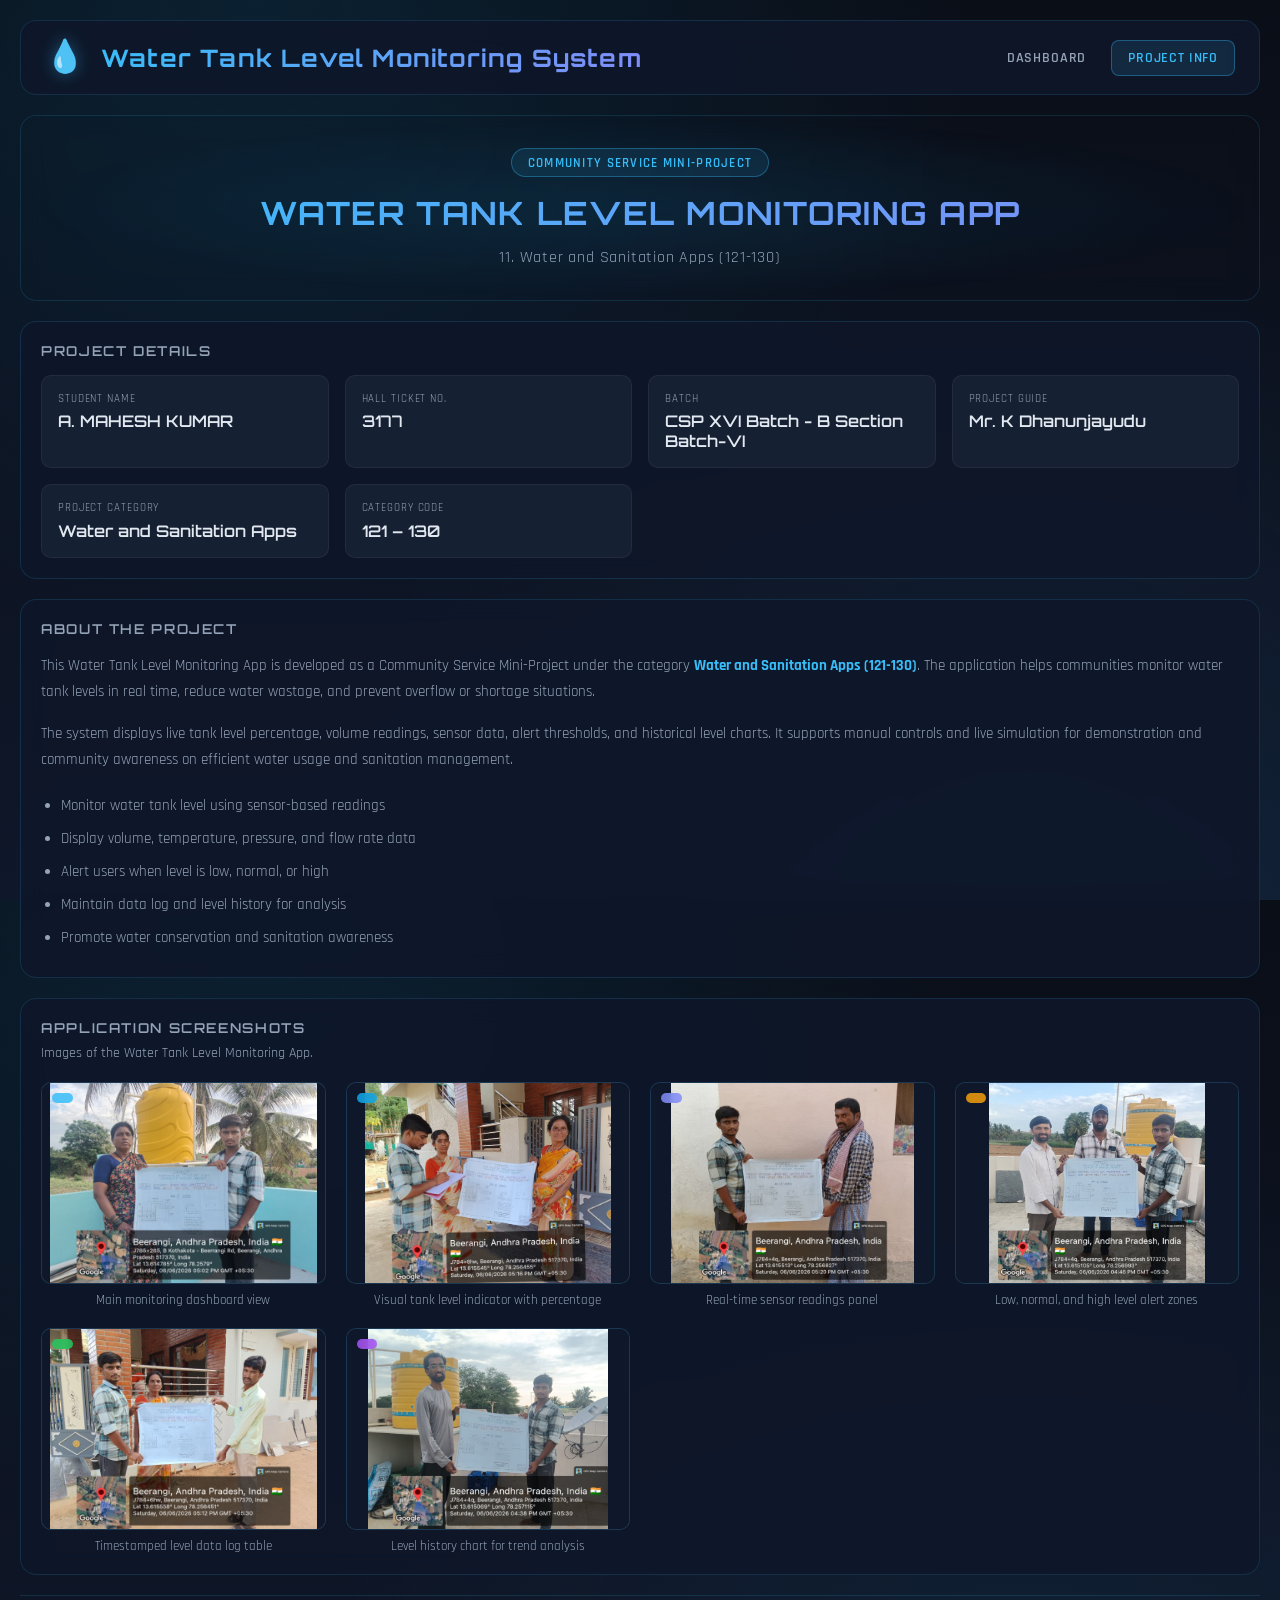
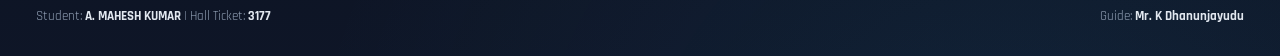
<file: project-info.html>
<!DOCTYPE html>
<html lang="en">
<head>
  <meta charset="UTF-8">
  <meta name="viewport" content="width=device-width, initial-scale=1.0">
  <title>Project Info —  Water Tank Monitor</title>
  <link rel="stylesheet" href="style.css">
  <link rel="preconnect" href="https://fonts.googleapis.com">
  <link rel="preconnect" href="https://fonts.gstatic.com" crossorigin>
  <link href="https://fonts.googleapis.com/css2?family=Orbitron:wght@400;600;700&family=Rajdhani:wght@400;500;600;700&display=swap" rel="stylesheet">
</head>
<body>
  <div class="app">
    <header class="header">
      <div class="logo">
        <span class="logo-icon">💧</span>
        <div>
          <h1>Water Tank Level Monitoring System</h1>
        </div>
      </div>
      <nav class="nav">
        <a href="index.html" class="nav-link">Dashboard</a>
        <a href="project-info.html" class="nav-link active">Project Info</a>
      </nav>
    </header>

    <main class="info-main">
      <section class="panel info-hero">
        <span class="project-type">Community Service Mini-Project</span>
        <h1 class="project-title">WATER TANK LEVEL MONITORING APP</h1>
        <p class="project-category">11. Water and Sanitation Apps (121-130)</p>
      </section>

      <section class="panel info-details">
        <h2>Project Details</h2>
        <div class="details-grid">
          <div class="detail-item">
            <span class="detail-label">Student Name</span>
            <span class="detail-value">A. MAHESH KUMAR</span>
          </div>
          <div class="detail-item">
            <span class="detail-label">Hall Ticket No.</span>
            <span class="detail-value">3177</span>
          </div>
          <div class="detail-item">
            <span class="detail-label">Batch</span>
            <span class="detail-value">CSP XVI Batch - B Section Batch-VI</span>
          </div>
          <div class="detail-item">
            <span class="detail-label">Project Guide</span>
            <span class="detail-value">Mr. K Dhanunjayudu</span>
          </div>
          <div class="detail-item">
            <span class="detail-label">Project Category</span>
            <span class="detail-value">Water and Sanitation Apps</span>
          </div>
          <div class="detail-item">
            <span class="detail-label">Category Code</span>
            <span class="detail-value">121 – 130</span>
          </div>
        </div>
      </section>

      <section class="panel info-about">
        <h2>About the Project</h2>
        <p>
          This Water Tank Level Monitoring App is developed as a Community Service Mini-Project
          under the category <strong>Water and Sanitation Apps (121-130)</strong>. The application
          helps communities monitor water tank levels in real time, reduce water wastage, and
          prevent overflow or shortage situations.
        </p>
        <p>
          The system displays live tank level percentage, volume readings, sensor data, alert
          thresholds, and historical level charts. It supports manual controls and live simulation
          for demonstration and community awareness on efficient water usage and sanitation management.
        </p>
        <ul class="objectives-list">
          <li>Monitor water tank level using sensor-based readings</li>
          <li>Display volume, temperature, pressure, and flow rate data</li>
          <li>Alert users when level is low, normal, or high</li>
          <li>Maintain data log and level history for analysis</li>
          <li>Promote water conservation and sanitation awareness</li>
        </ul>
      </section>

      <section class="panel info-gallery">
        <h2>Application Screenshots</h2>
        <p class="gallery-desc">Images of the Water Tank Level Monitoring App.</p>
        <div class="gallery-grid">
          <figure class="gallery-item">
            <div class="gallery-img-wrap">
              <img src="AMK1.jpeg" alt="Monitoring Dashboard">
              <span class="img-tag tag-dashboard"></span>
            </div>
            <figcaption>Main monitoring dashboard view</figcaption>
          </figure>
          <figure class="gallery-item">
            <div class="gallery-img-wrap">
              <img src="AMK2.jpeg" alt="Tank Level Indicator">
              <span class="img-tag tag-tank"></span>
            </div>
            <figcaption>Visual tank level indicator with percentage</figcaption>
          </figure>
          <figure class="gallery-item">
            <div class="gallery-img-wrap">
              <img src="AMK3.jpeg" alt="Sensor Readings">
              <span class="img-tag tag-sensor"></span>
            </div>
            <figcaption>Real-time sensor readings panel</figcaption>
          </figure>
          <figure class="gallery-item">
            <div class="gallery-img-wrap">
              <img src="AMK4.jpeg" alt="Alert System">
              <span class="img-tag tag-alert"></span>
            </div>
            <figcaption>Low, normal, and high level alert zones</figcaption>
          </figure>
          <figure class="gallery-item">
            <div class="gallery-img-wrap">
              <img src="AMK5.jpeg" alt="Data Log">
              <span class="img-tag tag-log"></span>
            </div>
            <figcaption>Timestamped level data log table</figcaption>
          </figure>
          <figure class="gallery-item">
            <div class="gallery-img-wrap">
              <img src="AMK6.jpeg" alt="Level History Chart">
              <span class="img-tag tag-chart"></span>
            </div>
            <figcaption>Level history chart for trend analysis</figcaption>
          </figure>
        </div>
      </section>
    </main>

    <footer class="footer">
      <span>Student: <strong>A. MAHESH KUMAR</strong> | Hall Ticket: <strong>3177</strong></span>
      <span>Guide: <strong>Mr. K Dhanunjayudu</strong></span>
    </footer>
  </div>
</body>
</html>
</file>
<file: style.css>
*,
*::before,
*::after {
  box-sizing: border-box;
  margin: 0;
  padding: 0;
}

:root {
  --bg-deep: #0a0e17;
  --bg-panel: rgba(15, 23, 42, 0.85);
  --bg-card: rgba(30, 41, 59, 0.6);
  --border: rgba(56, 189, 248, 0.15);
  --accent: #38bdf8;
  --accent-glow: rgba(56, 189, 248, 0.4);
  --water: #0ea5e9;
  --water-deep: #0369a1;
  --success: #22c55e;
  --warning: #f59e0b;
  --danger: #ef4444;
  --text: #e2e8f0;
  --text-muted: #94a3b8;
  --font-display: 'Orbitron', sans-serif;
  --font-body: 'Rajdhani', sans-serif;
}

html, body {
  height: 100%;
}

body {
  font-family: var(--font-body);
  background: var(--bg-deep);
  color: var(--text);
  overflow-x: hidden;
  background-image:
    radial-gradient(ellipse at 20% 0%, rgba(14, 165, 233, 0.12) 0%, transparent 50%),
    radial-gradient(ellipse at 80% 100%, rgba(56, 189, 248, 0.08) 0%, transparent 50%),
    linear-gradient(180deg, #0a0e17 0%, #0f172a 100%);
}

.app {
  min-height: 100vh;
  display: flex;
  flex-direction: column;
  padding: 1.25rem;
  gap: 1.25rem;
  max-width: 1400px;
  margin: 0 auto;
}

/* Header */
.header {
  display: flex;
  justify-content: space-between;
  align-items: center;
  padding: 1rem 1.5rem;
  background: var(--bg-panel);
  border: 1px solid var(--border);
  border-radius: 16px;
  backdrop-filter: blur(12px);
}

.logo {
  display: flex;
  align-items: center;
  gap: 1rem;
}

.logo-icon {
  font-size: 2rem;
  filter: drop-shadow(0 0 8px var(--accent-glow));
}

.logo h1 {
  font-family: var(--font-display);
  font-size: 1.5rem;
  font-weight: 700;
  letter-spacing: 0.05em;
  background: linear-gradient(135deg, var(--accent), #818cf8);
  -webkit-background-clip: text;
  -webkit-text-fill-color: transparent;
  background-clip: text;
}

.logo p {
  font-size: 0.85rem;
  color: var(--text-muted);
  letter-spacing: 0.08em;
  text-transform: uppercase;
}

.nav {
  display: flex;
  gap: 0.5rem;
}

.nav-link {
  font-family: var(--font-body);
  font-size: 0.85rem;
  font-weight: 600;
  letter-spacing: 0.06em;
  text-transform: uppercase;
  text-decoration: none;
  color: var(--text-muted);
  padding: 0.5rem 1rem;
  border-radius: 8px;
  border: 1px solid transparent;
  transition: all 0.3s ease;
}

.nav-link:hover {
  color: var(--accent);
  border-color: var(--border);
  background: rgba(56, 189, 248, 0.08);
}

.nav-link.active {
  color: var(--accent);
  border-color: rgba(56, 189, 248, 0.35);
  background: rgba(56, 189, 248, 0.12);
}

.header-status {
  display: flex;
  align-items: center;
  gap: 0.5rem;
  font-size: 0.9rem;
  color: var(--success);
  letter-spacing: 0.05em;
}

.status-dot {
  width: 10px;
  height: 10px;
  border-radius: 50%;
  background: var(--success);
  box-shadow: 0 0 12px var(--success);
  transition: background 0.3s ease, box-shadow 0.3s ease;
}

.status-dot.alarm {
  background: var(--danger);
  box-shadow: 0 0 12px var(--danger);
  animation: alarm-pulse 1s ease-in-out infinite;
}

.alarm-overflow .status-dot.alarm {
  background: var(--warning);
  box-shadow: 0 0 12px var(--warning);
}

@keyframes alarm-pulse {
  0%, 100% { opacity: 1; transform: scale(1); }
  50% { opacity: 0.5; transform: scale(1.15); }
}

/* Main layout */
.main {
  flex: 1;
  display: grid;
  grid-template-columns: 1fr 380px;
  gap: 1.25rem;
}

@media (max-width: 960px) {
  .main {
    grid-template-columns: 1fr;
  }
}

.panel {
  background: var(--bg-panel);
  border: 1px solid var(--border);
  border-radius: 16px;
  padding: 1.25rem;
  backdrop-filter: blur(12px);
}

.panel-header {
  display: flex;
  justify-content: space-between;
  align-items: center;
  margin-bottom: 1rem;
}

.panel h2 {
  font-family: var(--font-display);
  font-size: 0.85rem;
  font-weight: 600;
  letter-spacing: 0.12em;
  text-transform: uppercase;
  color: var(--text-muted);
}

.badge {
  font-size: 0.75rem;
  font-weight: 600;
  padding: 0.3rem 0.75rem;
  border-radius: 999px;
  letter-spacing: 0.05em;
  text-transform: uppercase;
  background: rgba(34, 197, 94, 0.15);
  color: var(--success);
  border: 1px solid rgba(34, 197, 94, 0.3);
  transition: all 0.4s ease;
}

.badge.warning {
  background: rgba(245, 158, 11, 0.15);
  color: var(--warning);
  border-color: rgba(245, 158, 11, 0.3);
}

.badge.danger {
  background: rgba(239, 68, 68, 0.15);
  color: var(--danger);
  border-color: rgba(239, 68, 68, 0.3);
}

/* Tank display */
.tank-panel {
  display: flex;
  flex-direction: column;
  gap: 1.25rem;
}

.tank-display {
  display: flex;
  align-items: center;
  justify-content: center;
  gap: 2rem;
  padding: 1.5rem 1rem;
  background: radial-gradient(ellipse at center, rgba(14, 165, 233, 0.06) 0%, transparent 70%);
  border: 1px solid rgba(56, 189, 248, 0.1);
  border-radius: 12px;
  min-height: 340px;
}

.scale-column {
  display: flex;
  flex-direction: column;
  justify-content: space-between;
  height: 280px;
  font-size: 0.75rem;
  color: var(--text-muted);
  letter-spacing: 0.05em;
  font-weight: 600;
}

.tank-container {
  display: flex;
  flex-direction: column;
  align-items: center;
  gap: 0.75rem;
}

.tank-body {
  position: relative;
  width: 120px;
  height: 280px;
  border: 3px solid rgba(56, 189, 248, 0.35);
  border-radius: 8px 8px 12px 12px;
  background: rgba(15, 23, 42, 0.8);
  overflow: hidden;
  box-shadow:
    inset 0 0 30px rgba(0, 0, 0, 0.4),
    0 0 20px rgba(56, 189, 248, 0.08);
}

.tank-mark {
  position: absolute;
  left: 0;
  right: 0;
  height: 1px;
  background: rgba(148, 163, 184, 0.25);
  z-index: 2;
}

.water-fill {
  position: absolute;
  bottom: 0;
  left: 0;
  right: 0;
  height: 65%;
  background: linear-gradient(180deg, var(--water) 0%, var(--water-deep) 100%);
  transition: height 0.6s ease, background 0.4s ease;
  z-index: 1;
}

.water-fill.low {
  background: linear-gradient(180deg, #f87171 0%, #dc2626 100%);
}

.water-fill.high {
  background: linear-gradient(180deg, #fbbf24 0%, #d97706 100%);
}

.water-surface {
  position: absolute;
  top: 0;
  left: 0;
  right: 0;
  height: 4px;
  background: rgba(255, 255, 255, 0.35);
  border-radius: 2px;
}

.sensor-tag {
  position: absolute;
  top: 8px;
  right: -130px;
  display: flex;
  align-items: center;
  gap: 0.4rem;
  font-size: 0.7rem;
  color: var(--text-muted);
  letter-spacing: 0.04em;
  white-space: nowrap;
}

.sensor-tag::before {
  content: '';
  position: absolute;
  right: 100%;
  top: 50%;
  width: 20px;
  height: 1px;
  background: var(--accent);
  margin-right: 4px;
}

.sensor-dot {
  width: 8px;
  height: 8px;
  border-radius: 50%;
  background: var(--accent);
  box-shadow: 0 0 8px var(--accent-glow);
}

.tank-capacity {
  font-size: 0.8rem;
  color: var(--text-muted);
  letter-spacing: 0.06em;
}

.level-summary {
  display: flex;
  flex-direction: column;
  align-items: center;
  gap: 0.5rem;
}

.level-ring {
  position: relative;
  width: 110px;
  height: 110px;
}

.level-ring svg {
  transform: rotate(-90deg);
  width: 100%;
  height: 100%;
}

.ring-bg {
  fill: none;
  stroke: rgba(255, 255, 255, 0.08);
  stroke-width: 6;
}

.ring-fill {
  fill: none;
  stroke: var(--accent);
  stroke-width: 6;
  stroke-linecap: round;
  stroke-dasharray: 326.73;
  stroke-dashoffset: 114.35;
  transition: stroke-dashoffset 0.6s ease, stroke 0.4s ease;
  filter: drop-shadow(0 0 6px var(--accent-glow));
}

.level-ring-text {
  position: absolute;
  inset: 0;
  display: flex;
  align-items: center;
  justify-content: center;
  font-family: var(--font-display);
  font-size: 1.6rem;
  font-weight: 700;
}

.level-ring-text small {
  font-size: 0.65rem;
  color: var(--text-muted);
  margin-top: 0.4rem;
}

.level-label {
  font-size: 0.75rem;
  color: var(--text-muted);
  text-transform: uppercase;
  letter-spacing: 0.1em;
}

.level-volume {
  font-family: var(--font-display);
  font-size: 1.1rem;
  color: var(--accent);
  font-weight: 600;
}

/* Chart */
.chart-section {
  border-top: 1px solid var(--border);
  padding-top: 1rem;
}

.chart-header {
  display: flex;
  justify-content: space-between;
  align-items: center;
  margin-bottom: 0.75rem;
}

.chart-header h3 {
  font-family: var(--font-display);
  font-size: 0.8rem;
  font-weight: 600;
  letter-spacing: 0.1em;
  text-transform: uppercase;
  color: var(--text-muted);
}

.chart-note {
  font-size: 0.75rem;
  color: var(--text-muted);
}

#levelChart {
  width: 100%;
  height: 140px;
  border-radius: 8px;
  background: var(--bg-card);
  border: 1px solid rgba(255, 255, 255, 0.05);
}

/* Sidebar */
.sidebar {
  display: flex;
  flex-direction: column;
  gap: 1.25rem;
}

.metrics-grid {
  display: grid;
  grid-template-columns: 1fr 1fr;
  gap: 0.75rem;
  margin-top: 1rem;
}

.metric-card {
  background: var(--bg-card);
  border: 1px solid rgba(255, 255, 255, 0.05);
  border-radius: 10px;
  padding: 0.85rem;
  display: flex;
  flex-direction: column;
  gap: 0.25rem;
  transition: border-color 0.3s ease;
}

.metric-card:hover {
  border-color: var(--border);
}

.metric-label {
  font-size: 0.7rem;
  color: var(--text-muted);
  text-transform: uppercase;
  letter-spacing: 0.08em;
}

.metric-value {
  font-family: var(--font-display);
  font-size: 1.1rem;
  font-weight: 600;
  color: var(--accent);
}

/* Controls */
.control-group {
  margin-top: 1rem;
}

.control-group label {
  display: block;
  font-size: 0.75rem;
  color: var(--text-muted);
  text-transform: uppercase;
  letter-spacing: 0.08em;
  margin-bottom: 0.5rem;
}

.slider-row {
  display: flex;
  align-items: center;
  gap: 1rem;
}

input[type="range"] {
  flex: 1;
  -webkit-appearance: none;
  appearance: none;
  height: 6px;
  border-radius: 3px;
  background: linear-gradient(90deg, var(--water-deep), var(--water));
  outline: none;
}

input[type="range"]::-webkit-slider-thumb {
  -webkit-appearance: none;
  width: 20px;
  height: 20px;
  border-radius: 50%;
  background: var(--accent);
  cursor: pointer;
  box-shadow: 0 0 12px var(--accent-glow);
  transition: transform 0.2s ease;
}

input[type="range"]::-webkit-slider-thumb:hover {
  transform: scale(1.1);
}

.slider-value {
  font-family: var(--font-display);
  font-size: 1rem;
  font-weight: 600;
  min-width: 48px;
  text-align: right;
}

.control-buttons {
  display: flex;
  flex-direction: column;
  gap: 0.5rem;
  margin-top: 1.25rem;
}

.btn {
  font-family: var(--font-body);
  font-size: 0.9rem;
  font-weight: 600;
  letter-spacing: 0.06em;
  text-transform: uppercase;
  padding: 0.75rem 1rem;
  border: 1px solid var(--border);
  border-radius: 10px;
  cursor: pointer;
  transition: all 0.3s ease;
  background: var(--bg-card);
  color: var(--text);
}

.btn:hover {
  transform: translateY(-1px);
  box-shadow: 0 4px 16px rgba(0, 0, 0, 0.25);
}

.btn-fill {
  border-color: rgba(34, 197, 94, 0.4);
  color: var(--success);
}

.btn-fill:hover,
.btn-fill.active {
  background: rgba(34, 197, 94, 0.15);
}

.btn-drain {
  border-color: rgba(239, 68, 68, 0.4);
  color: var(--danger);
}

.btn-drain:hover,
.btn-drain.active {
  background: rgba(239, 68, 68, 0.15);
}

.btn-auto {
  border-color: rgba(56, 189, 248, 0.4);
  color: var(--accent);
}

.btn-auto:hover,
.btn-auto.active {
  background: rgba(56, 189, 248, 0.15);
  box-shadow: 0 4px 16px var(--accent-glow);
}

/* Alerts */
.alert-zones {
  display: flex;
  flex-direction: column;
  gap: 0.5rem;
  margin-top: 1rem;
}

.zone {
  display: flex;
  align-items: center;
  gap: 0.75rem;
  padding: 0.5rem 0.75rem;
  border-radius: 8px;
  background: var(--bg-card);
  font-size: 0.85rem;
}

.zone-bar {
  width: 4px;
  height: 28px;
  border-radius: 2px;
}

.zone-low .zone-bar { background: var(--danger); }
.zone-normal .zone-bar { background: var(--success); }
.zone-high .zone-bar { background: var(--warning); }

.zone div {
  display: flex;
  flex-direction: column;
}

.zone strong {
  font-size: 0.8rem;
  letter-spacing: 0.05em;
}

.zone span {
  font-size: 0.75rem;
  color: var(--text-muted);
}

.alert-message {
  margin-top: 1rem;
  padding: 0.75rem;
  border-radius: 8px;
  font-size: 0.85rem;
  background: rgba(34, 197, 94, 0.1);
  border: 1px solid rgba(34, 197, 94, 0.2);
  color: var(--success);
  transition: all 0.4s ease;
}

.alert-message.warning {
  background: rgba(245, 158, 11, 0.1);
  border-color: rgba(245, 158, 11, 0.2);
  color: var(--warning);
}

.alert-message.danger {
  background: rgba(239, 68, 68, 0.1);
  border-color: rgba(239, 68, 68, 0.2);
  color: var(--danger);
}

.alarm-active .alert-message {
  animation: alarm-flash 1.2s ease-in-out infinite;
}

.alarm-low .alert-message.danger {
  box-shadow: 0 0 16px rgba(239, 68, 68, 0.25);
}

.alarm-overflow .alert-message.warning {
  box-shadow: 0 0 16px rgba(245, 158, 11, 0.25);
}

@keyframes alarm-flash {
  0%, 100% { opacity: 1; }
  50% { opacity: 0.75; }
}

.zone-active {
  background: rgba(255, 255, 255, 0.04);
  border-radius: 8px;
  outline: 1px solid rgba(255, 255, 255, 0.08);
}

/* Data log */
.log-table-wrap {
  margin-top: 0.75rem;
  max-height: 160px;
  overflow-y: auto;
  border-radius: 8px;
  border: 1px solid rgba(255, 255, 255, 0.05);
}

.log-table {
  width: 100%;
  border-collapse: collapse;
  font-size: 0.8rem;
}

.log-table thead {
  position: sticky;
  top: 0;
  background: var(--bg-card);
}

.log-table th {
  text-align: left;
  padding: 0.5rem 0.75rem;
  font-family: var(--font-display);
  font-size: 0.65rem;
  letter-spacing: 0.08em;
  text-transform: uppercase;
  color: var(--text-muted);
  border-bottom: 1px solid var(--border);
}

.log-table td {
  padding: 0.45rem 0.75rem;
  border-bottom: 1px solid rgba(255, 255, 255, 0.04);
  color: var(--text);
}

.log-table tbody tr:hover {
  background: rgba(56, 189, 248, 0.05);
}

.log-status-normal { color: var(--success); }
.log-status-warning { color: var(--warning); }
.log-status-danger { color: var(--danger); }

/* Footer */
.footer {
  display: flex;
  justify-content: space-between;
  flex-wrap: wrap;
  gap: 0.5rem;
  padding: 0.75rem 1rem;
  font-size: 0.8rem;
  color: var(--text-muted);
  border-top: 1px solid var(--border);
}

.footer strong {
  color: var(--text);
}

/* Project Info Page */
.info-main {
  display: flex;
  flex-direction: column;
  gap: 1.25rem;
}

.info-hero {
  text-align: center;
  padding: 2rem 1.5rem;
  background: radial-gradient(ellipse at center, rgba(14, 165, 233, 0.1) 0%, transparent 70%);
}

.project-type {
  display: inline-block;
  font-size: 0.8rem;
  font-weight: 600;
  letter-spacing: 0.1em;
  text-transform: uppercase;
  color: var(--accent);
  padding: 0.35rem 1rem;
  border-radius: 999px;
  border: 1px solid rgba(56, 189, 248, 0.35);
  background: rgba(56, 189, 248, 0.1);
  margin-bottom: 1rem;
}

.project-title {
  font-family: var(--font-display);
  font-size: clamp(1.4rem, 4vw, 2rem);
  font-weight: 700;
  letter-spacing: 0.04em;
  line-height: 1.3;
  background: linear-gradient(135deg, var(--accent), #818cf8);
  -webkit-background-clip: text;
  -webkit-text-fill-color: transparent;
  background-clip: text;
  margin-bottom: 0.75rem;
}

.project-category {
  font-size: 1rem;
  color: var(--text-muted);
  letter-spacing: 0.05em;
}

.details-grid {
  display: grid;
  grid-template-columns: repeat(auto-fit, minmax(240px, 1fr));
  gap: 1rem;
  margin-top: 1rem;
}

.detail-item {
  background: var(--bg-card);
  border: 1px solid rgba(255, 255, 255, 0.05);
  border-radius: 10px;
  padding: 1rem;
  display: flex;
  flex-direction: column;
  gap: 0.35rem;
}

.detail-label {
  font-size: 0.7rem;
  color: var(--text-muted);
  text-transform: uppercase;
  letter-spacing: 0.08em;
}

.detail-value {
  font-family: var(--font-display);
  font-size: 1rem;
  font-weight: 600;
  color: var(--text);
}

.info-about p {
  margin-top: 1rem;
  line-height: 1.7;
  color: var(--text-muted);
  font-size: 0.95rem;
}

.info-about p strong {
  color: var(--accent);
}

.objectives-list {
  margin-top: 1.25rem;
  padding-left: 1.25rem;
  color: var(--text-muted);
  line-height: 1.8;
  font-size: 0.95rem;
}

.objectives-list li {
  margin-bottom: 0.35rem;
}

.gallery-desc {
  margin-top: 0.5rem;
  font-size: 0.9rem;
  color: var(--text-muted);
}

.gallery-grid {
  display: grid;
  grid-template-columns: repeat(auto-fit, minmax(260px, 1fr));
  gap: 1.25rem;
  margin-top: 1.25rem;
}

.gallery-item {
  margin: 0;
}

.gallery-img-wrap {
  position: relative;
  border-radius: 10px;
  overflow: hidden;
  border: 1px solid var(--border);
  background: var(--bg-card);
}

.gallery-img-wrap img {
  width: 100%;
  height: 200px;
  object-fit: contain;
  display: block;
  background: #0f172a;
  transition: transform 0.3s ease;
}

.gallery-item:hover .gallery-img-wrap img {
  transform: scale(1.03);
}

.img-tag {
  position: absolute;
  top: 10px;
  left: 10px;
  font-family: var(--font-display);
  font-size: 0.65rem;
  font-weight: 600;
  letter-spacing: 0.06em;
  text-transform: uppercase;
  padding: 0.3rem 0.65rem;
  border-radius: 999px;
  color: #fff;
  backdrop-filter: blur(4px);
}

.tag-dashboard { background: rgba(56, 189, 248, 0.85); }
.tag-tank { background: rgba(14, 165, 233, 0.85); }
.tag-sensor { background: rgba(129, 140, 248, 0.85); }
.tag-alert { background: rgba(245, 158, 11, 0.85); }
.tag-log { background: rgba(34, 197, 94, 0.85); }
.tag-chart { background: rgba(168, 85, 247, 0.85); }

.gallery-item figcaption {
  margin-top: 0.5rem;
  font-size: 0.8rem;
  color: var(--text-muted);
  text-align: center;
}

@media (max-width: 768px) {
  .header {
    flex-wrap: wrap;
    gap: 1rem;
  }

  .nav {
    order: 3;
    width: 100%;
    justify-content: center;
  }
}

@media (max-width: 600px) {
  .tank-display {
    flex-direction: column;
    gap: 1.5rem;
  }

  .scale-column {
    flex-direction: row;
    width: 100%;
    height: auto;
    justify-content: space-between;
  }

  .sensor-tag {
    display: none;
  }
}
</file>
